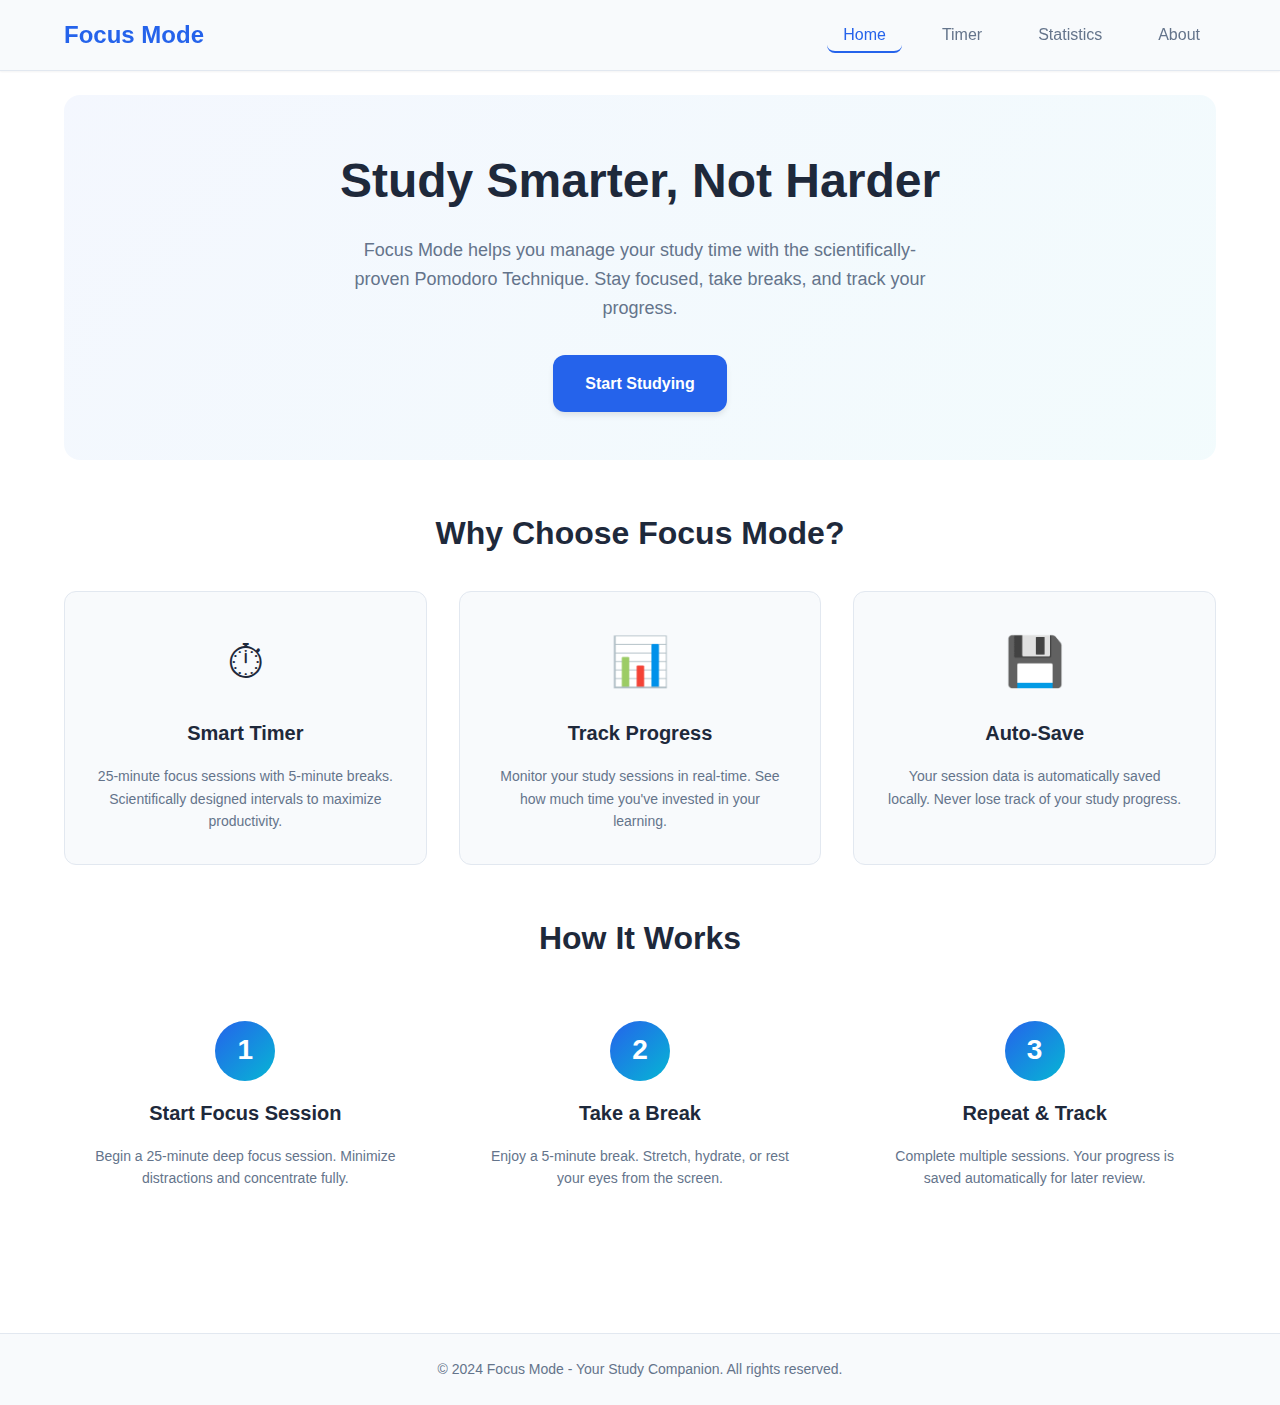
<file: index.html>
<!DOCTYPE html>
<html lang="en">
<head>
    <meta charset="UTF-8">
    <meta name="viewport" content="width=device-width, initial-scale=1.0">
    <title>Focus Mode - Study Companion</title>
    <link rel="stylesheet" href="styles.css">
</head>
<body>
    <header class="header">
        <nav class="navbar">
            <h1 class="logo">Focus Mode</h1>
            <ul class="nav-links">
                <li><a href="index.html" class="nav-link active">Home</a></li>
                <li><a href="timer.html" class="nav-link">Timer</a></li>
                <li><a href="statistics.html" class="nav-link">Statistics</a></li>
                <li><a href="aboutus.html" class="nav-link">About</a></li>
            </ul>
        </nav>
    </header>

    <main class="container">
        <section class="hero">
            <h2>Study Smarter, Not Harder</h2>
            <p>Focus Mode helps you manage your study time with the scientifically-proven Pomodoro Technique. Stay focused, take breaks, and track your progress.</p>
            <a href="timer.html" class="cta-button">Start Studying</a>
        </section>

        <section class="features">
            <h3>Why Choose Focus Mode?</h3>
            <div class="features-grid">
                <article class="feature-card">
                    <div class="feature-icon">⏱</div>
                    <h4>Smart Timer</h4>
                    <p>25-minute focus sessions with 5-minute breaks. Scientifically designed intervals to maximize productivity.</p>
                </article>
                <article class="feature-card">
                    <div class="feature-icon">📊</div>
                    <h4>Track Progress</h4>
                    <p>Monitor your study sessions in real-time. See how much time you've invested in your learning.</p>
                </article>
                <article class="feature-card">
                    <div class="feature-icon">💾</div>
                    <h4>Auto-Save</h4>
                    <p>Your session data is automatically saved locally. Never lose track of your study progress.</p>
                </article>
            </div>
        </section>

        <section class="how-it-works">
            <h3>How It Works</h3>
            <div class="steps">
                <div class="step">
                    <span class="step-number">1</span>
                    <h4>Start Focus Session</h4>
                    <p>Begin a 25-minute deep focus session. Minimize distractions and concentrate fully.</p>
                </div>
                <div class="step">
                    <span class="step-number">2</span>
                    <h4>Take a Break</h4>
                    <p>Enjoy a 5-minute break. Stretch, hydrate, or rest your eyes from the screen.</p>
                </div>
                <div class="step">
                    <span class="step-number">3</span>
                    <h4>Repeat & Track</h4>
                    <p>Complete multiple sessions. Your progress is saved automatically for later review.</p>
                </div>
            </div>
        </section>
    </main>

    <footer class="footer">
        <p>&copy; 2024 Focus Mode - Your Study Companion. All rights reserved.</p>
    </footer>
</body>
</html>
</file>
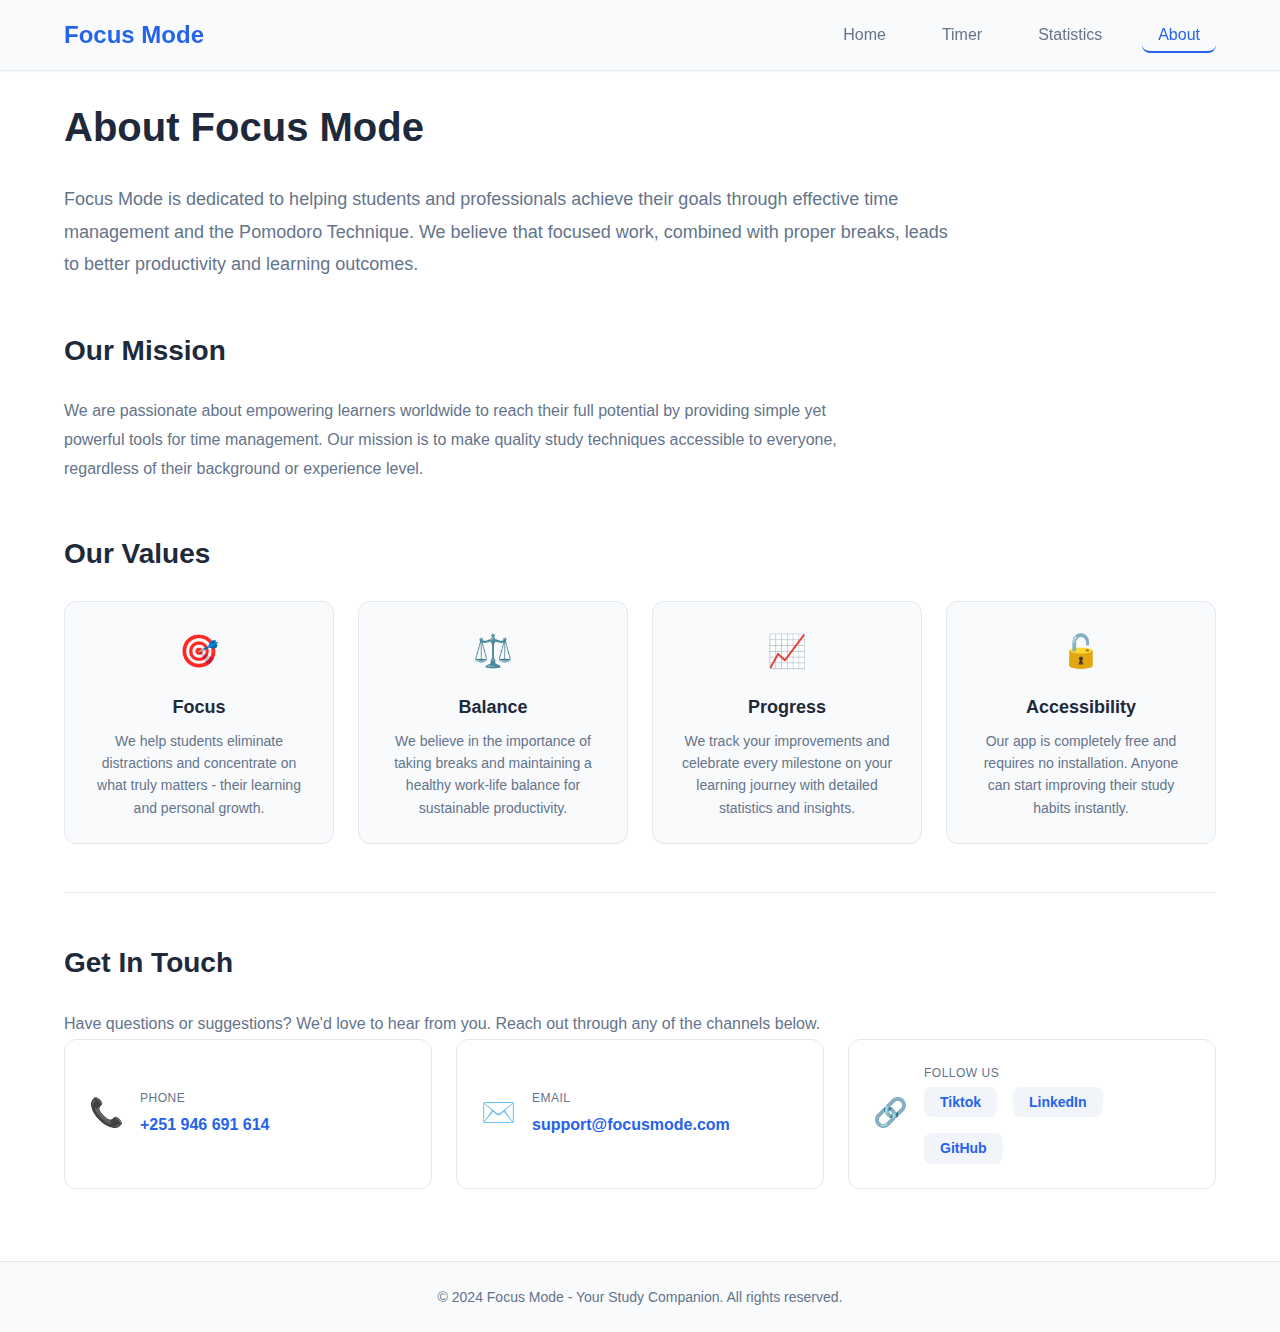
<file: aboutus.html>
<!DOCTYPE html>
<html lang="en">
<head>
    <meta charset="UTF-8">
    <meta name="viewport" content="width=device-width, initial-scale=1.0">
    <title>About Us - Focus Mode Study Companion</title>
    <link rel="stylesheet" href="styles.css">
</head>
<body>
    <header class="header">
        <nav class="navbar">
            <h1 class="logo">Focus Mode</h1>
            <ul class="nav-links">
                <li><a href="index.html" class="nav-link">Home</a></li>
                <li><a href="timer.html" class="nav-link">Timer</a></li>
                <li><a href="statistics.html" class="nav-link">Statistics</a></li>
                <li><a href="aboutus.html" class="nav-link active">About</a></li>
            </ul>
        </nav>
    </header>

    <main class="container">
        <section class="about-us-page">
            <h2>About Focus Mode</h2>
            <p class="intro-text">Focus Mode is dedicated to helping students and professionals achieve their goals through effective time management and the Pomodoro Technique. We believe that focused work, combined with proper breaks, leads to better productivity and learning outcomes.</p>
            
            <section class="mission-section">
                <h3>Our Mission</h3>
                <p>We are passionate about empowering learners worldwide to reach their full potential by providing simple yet powerful tools for time management. Our mission is to make quality study techniques accessible to everyone, regardless of their background or experience level.</p>
            </section>

            <section class="values-section">
                <h3>Our Values</h3>
                <div class="values-grid">
                    <article class="value-card">
                        <div class="value-icon">🎯</div>
                        <h4>Focus</h4>
                        <p>We help students eliminate distractions and concentrate on what truly matters - their learning and personal growth.</p>
                    </article>
                    <article class="value-card">
                        <div class="value-icon">⚖️</div>
                        <h4>Balance</h4>
                        <p>We believe in the importance of taking breaks and maintaining a healthy work-life balance for sustainable productivity.</p>
                    </article>
                    <article class="value-card">
                        <div class="value-icon">📈</div>
                        <h4>Progress</h4>
                        <p>We track your improvements and celebrate every milestone on your learning journey with detailed statistics and insights.</p>
                    </article>
                    <article class="value-card">
                        <div class="value-icon">🔓</div>
                        <h4>Accessibility</h4>
                        <p>Our app is completely free and requires no installation. Anyone can start improving their study habits instantly.</p>
                    </article>
                </div>
            </section>

            <section class="contact-section">
                <h3>Get In Touch</h3>
                <p>Have questions or suggestions? We'd love to hear from you. Reach out through any of the channels below.</p>
                <div class="contact-info">
                    <div class="contact-item">
                        <span class="contact-icon">📞</span>
                        <div>
                            <p class="contact-label">Phone</p>
                            <a href="tel:+251946691614">+251 946 691 614</a>
                        </div>
                    </div>
                    <div class="contact-item">
                        <span class="contact-icon">✉️</span>
                        <div>
                            <p class="contact-label">Email</p>
                            <a href="mailto:support@focusmode.com">support@focusmode.com</a>
                        </div>
                    </div>
                    <div class="contact-item">
                        <span class="contact-icon">🔗</span>
                        <div>
                            <p class="contact-label">Follow Us</p>
                            <div class="social-links">
                                <a href="#" class="social-link">Tiktok</a>
                                <a href="#" class="social-link">LinkedIn</a>
                                <a href="#" class="social-link">GitHub</a>
                            </div>
                        </div>
                    </div>
                </div>
            </section>
        </section>
    </main>

    <footer class="footer">
        <p>&copy; 2024 Focus Mode - Your Study Companion. All rights reserved.</p>
    </footer>
</body>
</html>
</file>
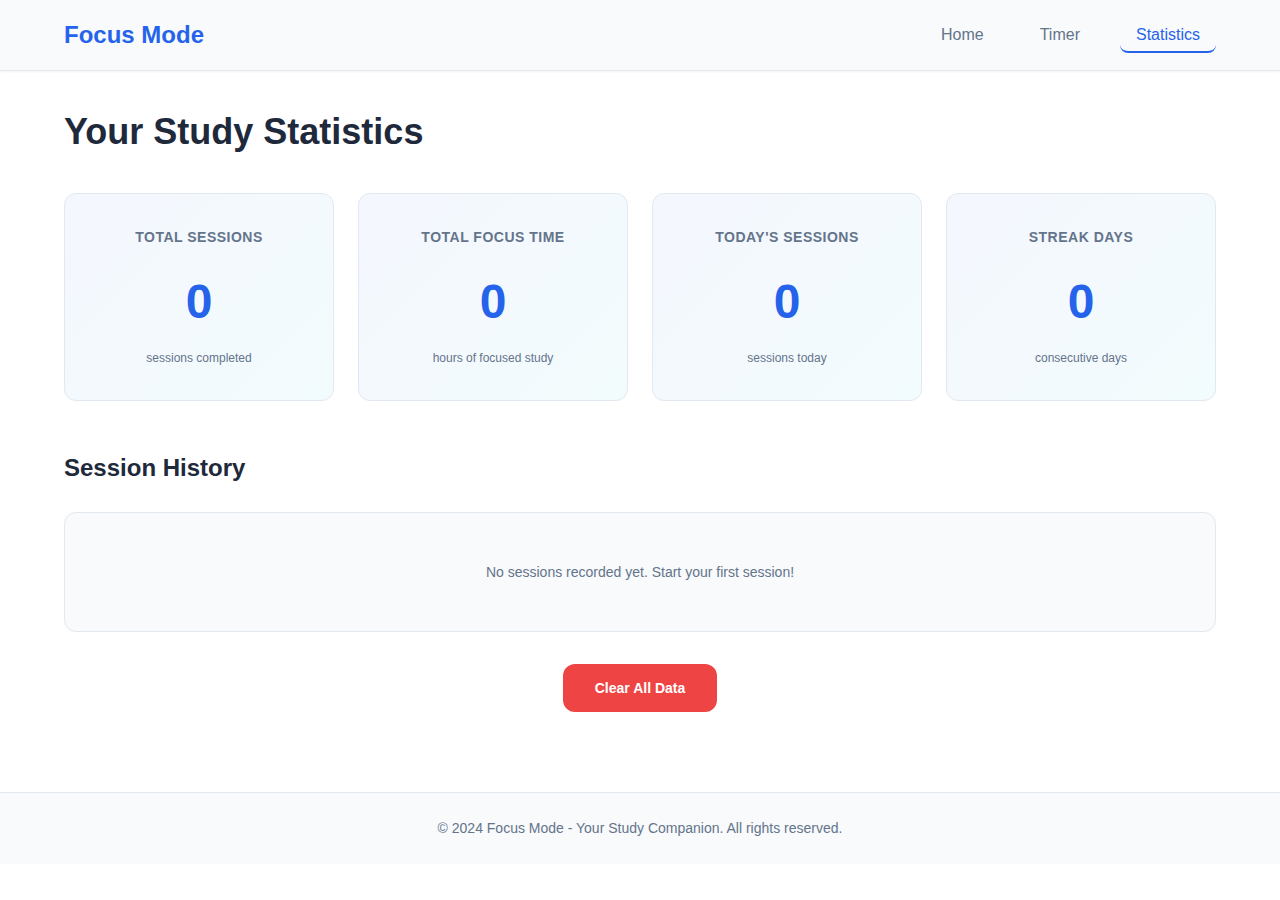
<file: statistics.html>
<!DOCTYPE html>
<html lang="en">
<head>
    <meta charset="UTF-8">
    <meta name="viewport" content="width=device-width, initial-scale=1.0">
    <title>Statistics - Focus Mode</title>
    <link rel="stylesheet" href="styles.css">
</head>
<body>
    <header class="header">
        <nav class="navbar">
            <h1 class="logo">Focus Mode</h1>
            <ul class="nav-links">
                <li><a href="index.html" class="nav-link">Home</a></li>
                <li><a href="timer.html" class="nav-link">Timer</a></li>
                <li><a href="statistics.html" class="nav-link active">Statistics</a></li>
            </ul>
        </nav>
    </header>

    <main class="container stats-container">
        <section class="stats-section">
            <h2>Your Study Statistics</h2>

            <div class="stats-grid">
                <article class="stat-card">
                    <h3>Total Sessions</h3>
                    <p class="stat-value" id="totalSessions">0</p>
                    <p class="stat-label">sessions completed</p>
                </article>
                <article class="stat-card">
                    <h3>Total Focus Time</h3>
                    <p class="stat-value" id="totalFocusTime">0h</p>
                    <p class="stat-label">hours of focused study</p>
                </article>
                <article class="stat-card">
                    <h3>Today's Sessions</h3>
                    <p class="stat-value" id="todaySessions">0</p>
                    <p class="stat-label">sessions today</p>
                </article>
                <article class="stat-card">
                    <h3>Streak Days</h3>
                    <p class="stat-value" id="streakDays">0</p>
                    <p class="stat-label">consecutive days</p>
                </article>
            </div>

            <section class="history-section">
                <h3>Session History</h3>
                <div class="session-list" id="sessionList">
                    <p class="empty-state">No sessions recorded yet. Start your first session!</p>
                </div>
            </section>

            <div class="actions">
                <button class="clear-btn" id="clearDataBtn">Clear All Data</button>
            </div>
        </section>
    </main>

    <footer class="footer">
        <p>&copy; 2024 Focus Mode - Your Study Companion. All rights reserved.</p>
    </footer>

    <script src="statistics.js"></script>
</body>
</html>
</file>
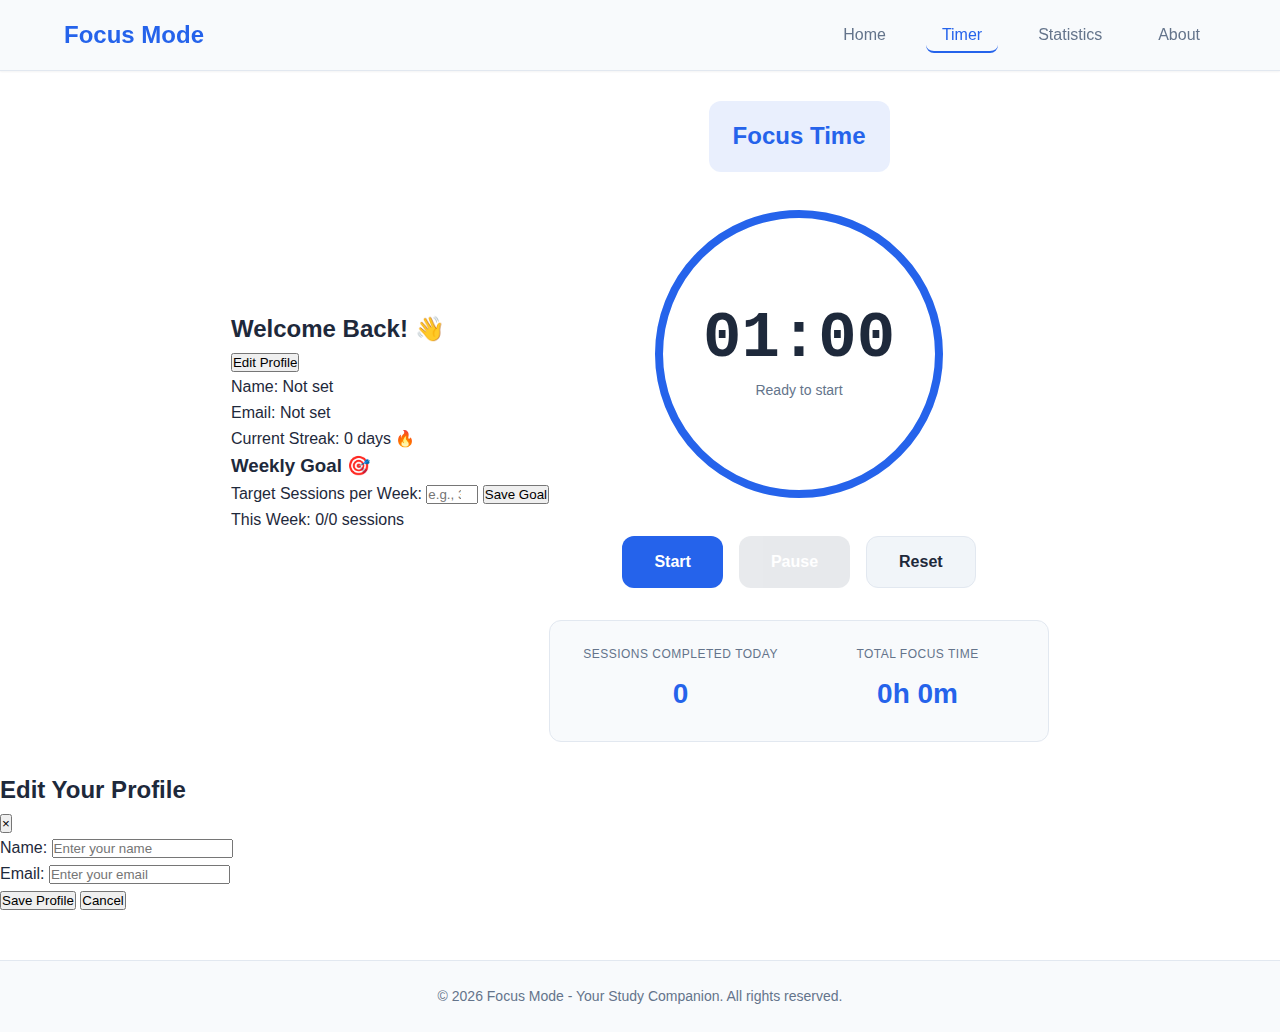
<file: timer.html>
<!DOCTYPE html>
<html lang="en">
<head>
    <meta charset="UTF-8">
    <meta name="viewport" content="width=device-width, initial-scale=1.0">
    <title>Timer - Focus Mode</title>
    <link rel="stylesheet" href="styles.css">
</head>
<body>
    <header class="header">
        <nav class="navbar">
            <h1 class="logo">Focus Mode</h1>
            <ul class="nav-links">
                <li><a href="index.html" class="nav-link">Home</a></li>
                <li><a href="timer.html" class="nav-link active">Timer</a></li>
                <li><a href="statistics.html" class="nav-link">Statistics</a></li>
                <li><a href="aboutus.html" class="nav-link">About</a></li>
            </ul>
        </nav>
    </header>

    <main class="container timer-container">
        <section class="user-profile-section">
            <div class="profile-card">
                <div class="profile-header">
                    <h2>Welcome Back! 👋</h2>
                    <button class="edit-profile-btn" id="editProfileBtn">Edit Profile</button>
                </div>
                <div class="profile-info">
                    <div class="profile-item">
                        <span class="label">Name:</span>
                        <span class="value" id="userName">Not set</span>
                    </div>
                    <div class="profile-item">
                        <span class="label">Email:</span>
                        <span class="value" id="userEmail">Not set</span>
                    </div>
                    <div class="profile-item">
                        <span class="label">Current Streak:</span>
                        <span class="value streak" id="currentStreak">0 days 🔥</span>
                    </div>
                </div>
            </div>

            <div class="goal-card">
                <h3>Weekly Goal 🎯</h3>
                <div class="goal-content">
                    <div class="goal-input-group">
                        <label>Target Sessions per Week:</label>
                        <input type="number" id="weeklyGoal" min="1" max="70" placeholder="e.g., 35">
                        <button class="save-goal-btn" id="saveGoalBtn">Save Goal</button>
                    </div>
                    <div class="goal-progress">
                        <p class="goal-text">This Week: <span id="thisWeekSessions">0</span>/<span id="goalDisplay">0</span> sessions</p>
                        <div class="progress-bar">
                            <div class="progress-fill" id="goalProgressFill"></div>
                        </div>
                    </div>
                </div>
            </div>
        </section>

        <section class="timer-section">
            <div class="mode-display">
                <p class="mode-label" id="modeLabel">Focus Time</p>
            </div>

            <div class="timer-display">
                <div class="circular-timer">
                    <svg class="progress-ring" width="300" height="300">
                        <circle class="progress-ring-bg" cx="150" cy="150" r="140" />
                        <circle class="progress-ring-circle" cx="150" cy="150" r="140" id="progressCircle" />
                    </svg>
                    <div class="timer-text">
                        <div class="time" id="timerDisplay">60:00</div>
                        <p class="timer-status" id="timerStatus">Ready to start</p>
                    </div>
                </div>
            </div>

            <div class="timer-controls">
                <button class="control-btn start-btn" id="startBtn">Start</button>
                <button class="control-btn pause-btn" id="pauseBtn" disabled>Pause</button>
                <button class="control-btn reset-btn" id="resetBtn">Reset</button>
            </div>

            <div class="session-info">
                <div class="info-item">
                    <label>Sessions Completed Today</label>
                    <p class="info-value" id="sessionsCount">0</p>
                </div>
                <div class="info-item">
                    <label>Total Focus Time</label>
                    <p class="info-value" id="totalTime">0h 0m</p>
                </div>
            </div>
        </section>
    </main>

    <!-- Profile Modal -->
    <div class="modal" id="profileModal" class="">
        <div class="modal-content">
            <div class="modal-header">
                <h2>Edit Your Profile</h2>
                <button class="close-btn" id="closeModalBtn">&times;</button>
            </div>
            <form id="profileForm" class="profile-form">
                <div class="form-group">
                    <label for="inputName">Name:</label>
                    <input type="text" id="inputName" placeholder="Enter your name" required>
                </div>
                <div class="form-group">
                    <label for="inputEmail">Email:</label>
                    <input type="email" id="inputEmail" placeholder="Enter your email" required>
                </div>
                <div class="form-actions">
                    <button type="submit" class="btn-primary">Save Profile</button>
                    <button type="button" class="btn-secondary" id="cancelModalBtn">Cancel</button>
                </div>
            </form>
        </div>
    </div>

    <footer class="footer">
        <p>&copy; 2026 Focus Mode - Your Study Companion. All rights reserved.</p>
    </footer>

    <script src="timer.js"></script>
</body>
</html>
</file>
<file: styles.css>
:root {
    --primary-color: #2563eb;
    --primary-light: #3b82f6;
    --primary-dark: #1e40af;
    --accent-color: #06b6d4;
    --success-color: #10b981;
    --warning-color: #f59e0b;
    --danger-color: #ef4444;

    --bg-primary: #ffffff;
    --bg-secondary: #f8fafc;
    --bg-tertiary: #f1f5f9;
    --text-primary: #1e293b;
    --text-secondary: #64748b;
    --text-light: #94a3b8;
    --border-color: #e2e8f0;

  
    --focus-bg: #3b82f6;
    --focus-text: #ffffff;
    --break-bg: #10b981;
    --break-text: #ffffff;

 
    --spacing-xs: 4px;
    --spacing-sm: 8px;
    --spacing-md: 16px;
    --spacing-lg: 24px;
    --spacing-xl: 32px;
    --spacing-2xl: 48px;

 
    --radius-sm: 4px;
    --radius-md: 8px;
    --radius-lg: 12px;
    --radius-xl: 16px;

    --font-family: -apple-system, BlinkMacSystemFont, 'Segoe UI', Roboto, 'Helvetica Neue', Arial, sans-serif;
    --font-weight-light: 300;
    --font-weight-normal: 400;
    --font-weight-medium: 500;
    --font-weight-semibold: 600;
    --font-weight-bold: 700;

    --shadow-sm: 0 1px 2px 0 rgba(0, 0, 0, 0.05);
    --shadow-md: 0 4px 6px -1px rgba(0, 0, 0, 0.1);
    --shadow-lg: 0 10px 15px -3px rgba(0, 0, 0, 0.1);

    --transition-fast: 150ms ease-in-out;
    --transition-normal: 300ms ease-in-out;
    --transition-slow: 500ms ease-in-out;
}

* {
    margin: 0;
    padding: 0;
    box-sizing: border-box;
}

html {
    scroll-behavior: smooth;
}

body {
    font-family: var(--font-family);
    background-color: var(--bg-primary);
    color: var(--text-primary);
    line-height: 1.6;
    -webkit-font-smoothing: antialiased;
    -moz-osx-font-smoothing: grayscale;
}

.header {
    background-color: var(--bg-secondary);
    border-bottom: 1px solid var(--border-color);
    position: sticky;
    top: 0;
    z-index: 100;
    box-shadow: var(--shadow-sm);
}

.navbar {
    display: flex;
    justify-content: space-between;
    align-items: center;
    max-width: 1200px;
    margin: 0 auto;
    padding: var(--spacing-md) var(--spacing-lg);
    gap: var(--spacing-lg);
}

.logo {
    font-size: 24px;
    font-weight: var(--font-weight-bold);
    color: var(--primary-color);
}

.nav-links {
    display: flex;
    list-style: none;
    gap: var(--spacing-lg);
}

.nav-link {
    color: var(--text-secondary);
    text-decoration: none;
    font-weight: var(--font-weight-medium);
    padding: var(--spacing-sm) var(--spacing-md);
    border-radius: var(--radius-md);
    transition: all var(--transition-fast);
}

.nav-link:hover {
    color: var(--primary-color);
    background-color: rgba(37, 99, 235, 0.1);
}

.nav-link.active {
    color: var(--primary-color);
    border-bottom: 2px solid var(--primary-color);
}

.footer {
    background-color: var(--bg-secondary);
    border-top: 1px solid var(--border-color);
    text-align: center;
    padding: var(--spacing-lg) var(--spacing-md);
    color: var(--text-secondary);
    margin-top: var(--spacing-2xl);
    font-size: 14px;
}

.about-us {
    padding: var(--spacing-2xl) var(--spacing-lg);
    background-color: var(--bg-secondary);
    border-radius: var(--radius-xl);
    margin-bottom: var(--spacing-2xl);
}

.about-us h3,
.about-us-page h2 {
    font-weight: var(--font-weight-bold);
    margin-bottom: var(--spacing-lg);
    color: var(--text-primary);
}

.about-us h3 {
    font-size: 32px;
}

.about-us-page h2 {
    font-size: 40px;
}

.about-us > p,
.intro-text,
.mission-section p,
.contact-section > p {
    color: var(--text-secondary);
    line-height: 1.8;
}

.about-us > p {
    font-size: 16px;
    margin-bottom: var(--spacing-2xl);
    max-width: 800px;
}

.intro-text {
    font-size: 18px;
    margin-bottom: var(--spacing-2xl);
    max-width: 900px;
}

.mission-section,
.values-section {
    margin-bottom: var(--spacing-2xl);
}

.mission-section h3,
.values-section h3,
.contact-section h3 {
    font-size: 28px;
    font-weight: var(--font-weight-bold);
    margin-bottom: var(--spacing-lg);
    color: var(--text-primary);
}

.mission-section p {
    font-size: 16px;
    max-width: 800px;
}

.values-grid {
    display: grid;
    grid-template-columns: repeat(auto-fit, minmax(220px, 1fr));
    gap: var(--spacing-lg);
    margin-top: var(--spacing-lg);
}

.value-card,
.contact-item {
    background-color: var(--bg-secondary);
    border-radius: var(--radius-lg);
    border: 1px solid var(--border-color);
    transition: all var(--transition-normal);
}

.value-card {
    padding: var(--spacing-lg);
    text-align: center;
}

.value-card:hover,
.contact-item:hover {
    box-shadow: var(--shadow-md);
    border-color: var(--primary-color);
    transform: translateY(-2px);
}

.value-icon {
    font-size: 32px;
    margin-bottom: var(--spacing-md);
    display: block;
}

.value-card h4 {
    font-size: 18px;
    font-weight: var(--font-weight-semibold);
    margin-bottom: var(--spacing-sm);
    color: var(--text-primary);
}

.value-card p {
    font-size: 14px;
    color: var(--text-secondary);
    line-height: 1.6;
}

.contact-section {
    margin-top: var(--spacing-xl);
}

.about-us .contact-section {
    margin-top: var(--spacing-xl);
}

.about-us-page .contact-section {
    margin-top: var(--spacing-2xl);
    padding-top: var(--spacing-2xl);
    border-top: 1px solid var(--border-color);
}

.contact-section h4 {
    font-size: 20px;
    font-weight: var(--font-weight-semibold);
    margin-bottom: var(--spacing-lg);
    color: var(--text-primary);
}

.contact-info {
    display: grid;
    grid-template-columns: repeat(auto-fit, minmax(250px, 1fr));
    gap: var(--spacing-lg);
}

.contact-item {
    display: flex;
    gap: var(--spacing-md);
    padding: var(--spacing-lg);
    background-color: var(--bg-primary);
}

.contact-icon {
    font-size: 28px;
    display: flex;
    align-items: center;
    flex-shrink: 0;
}

.contact-item > div {
    display: flex;
    flex-direction: column;
    justify-content: center;
}

.contact-label {
    font-size: 12px;
    color: var(--text-secondary);
    text-transform: uppercase;
    letter-spacing: 0.5px;
    margin-bottom: var(--spacing-xs);
}

.contact-item a {
    color: var(--primary-color);
    text-decoration: none;
    font-weight: var(--font-weight-semibold);
    transition: color var(--transition-fast);
}

.contact-item a:hover {
    color: var(--primary-dark);
}

.social-links {
    display: flex;
    gap: var(--spacing-md);
    flex-wrap: wrap;
}

.social-link {
    display: inline-block;
    padding: var(--spacing-xs) var(--spacing-md);
    background-color: var(--bg-tertiary);
    border-radius: var(--radius-md);
    color: var(--primary-color);
    text-decoration: none;
    font-size: 14px;
    font-weight: var(--font-weight-medium);
    transition: all var(--transition-fast);
}

.social-link:hover {
    background-color: var(--primary-color);
    color: white;
}

.container {
    max-width: 1200px;
    margin: 0 auto;
    padding: var(--spacing-lg);
}

.hero {
    text-align: center;
    padding: var(--spacing-2xl) var(--spacing-lg);
    background: linear-gradient(135deg, rgba(37, 99, 235, 0.05) 0%, rgba(6, 182, 212, 0.05) 100%);
    border-radius: var(--radius-xl);
    margin-bottom: var(--spacing-2xl);
}

.hero h2 {
    font-size: 48px;
    font-weight: var(--font-weight-bold);
    margin-bottom: var(--spacing-md);
    color: var(--text-primary);
}

.hero p {
    font-size: 18px;
    color: var(--text-secondary);
    margin-bottom: var(--spacing-xl);
    max-width: 600px;
    margin-left: auto;
    margin-right: auto;
}

.cta-button {
    display: inline-block;
    background-color: var(--primary-color);
    color: var(--focus-text);
    padding: var(--spacing-md) var(--spacing-xl);
    border: none;
    border-radius: var(--radius-lg);
    font-size: 16px;
    font-weight: var(--font-weight-semibold);
    cursor: pointer;
    text-decoration: none;
    transition: all var(--transition-fast);
    box-shadow: var(--shadow-md);
}

.cta-button:hover {
    background-color: var(--primary-dark);
    transform: translateY(-2px);
    box-shadow: var(--shadow-lg);
}

.features,
.how-it-works {
    margin-bottom: var(--spacing-2xl);
}

.features h3,
.how-it-works h3 {
    font-size: 32px;
    margin-bottom: var(--spacing-xl);
    text-align: center;
    color: var(--text-primary);
}

.features-grid,
.steps {
    display: grid;
    grid-template-columns: repeat(auto-fit, minmax(250px, 1fr));
    gap: var(--spacing-xl);
}

.feature-card {
    background-color: var(--bg-secondary);
    padding: var(--spacing-xl);
    border-radius: var(--radius-lg);
    border: 1px solid var(--border-color);
    transition: all var(--transition-normal);
    text-align: center;
}

.feature-card:hover {
    transform: translateY(-4px);
    box-shadow: var(--shadow-md);
    border-color: var(--primary-color);
}

.feature-icon {
    font-size: 48px;
    margin-bottom: var(--spacing-md);
}

.feature-card h4,
.step h4 {
    font-size: 20px;
    margin-bottom: var(--spacing-md);
    color: var(--text-primary);
}

.feature-card p,
.step p {
    color: var(--text-secondary);
    font-size: 14px;
    line-height: 1.6;
}

.step {
    text-align: center;
    padding: var(--spacing-lg);
}

.step-number {
    display: inline-flex;
    align-items: center;
    justify-content: center;
    width: 60px;
    height: 60px;
    background: linear-gradient(135deg, var(--primary-color), var(--accent-color));
    color: white;
    font-size: 28px;
    font-weight: var(--font-weight-bold);
    border-radius: 50%;
    margin-bottom: var(--spacing-md);
}

.timer-container {
    display: flex;
    align-items: center;
    justify-content: center;
    min-height: calc(100vh - 200px);
}

.timer-section {
    width: 100%;
    max-width: 500px;
    text-align: center;
}

.mode-display {
    margin-bottom: var(--spacing-xl);
}

.mode-label {
    font-size: 24px;
    font-weight: var(--font-weight-semibold);
    color: var(--primary-color);
    padding: var(--spacing-md) var(--spacing-lg);
    background-color: rgba(37, 99, 235, 0.1);
    border-radius: var(--radius-lg);
    display: inline-block;
}

.mode-label.break {
    background-color: rgba(16, 185, 129, 0.1);
    color: var(--success-color);
}

.timer-display {
    margin-bottom: var(--spacing-xl);
    display: flex;
    justify-content: center;
}

.circular-timer {
    position: relative;
    width: 300px;
    height: 300px;
}

.progress-ring {
    transform: rotate(-90deg);
    width: 100%;
    height: 100%;
}

.progress-ring-bg,
.progress-ring-circle {
    fill: none;
    stroke-width: 8;
    stroke-linecap: round;
}

.progress-ring-bg {
    stroke: var(--bg-tertiary);
}

.progress-ring-circle {
    stroke: var(--primary-color);
    stroke-dasharray: 879.645;
    stroke-dashoffset: 0;
    transition: stroke-dashoffset var(--transition-fast);
}

.progress-ring-circle.break {
    stroke: var(--success-color);
}

.timer-text {
    position: absolute;
    top: 50%;
    left: 50%;
    transform: translate(-50%, -50%);
    text-align: center;
}

.time {
    font-size: 64px;
    font-weight: var(--font-weight-bold);
    color: var(--text-primary);
    font-family: 'Monaco', 'Courier New', monospace;
    line-height: 1;
}

.timer-status {
    font-size: 14px;
    color: var(--text-secondary);
    margin-top: var(--spacing-sm);
}

.timer-controls {
    display: flex;
    gap: var(--spacing-md);
    justify-content: center;
    margin-bottom: var(--spacing-xl);
    flex-wrap: wrap;
}

.control-btn {
    padding: var(--spacing-md) var(--spacing-xl);
    border: none;
    border-radius: var(--radius-lg);
    font-size: 16px;
    font-weight: var(--font-weight-semibold);
    cursor: pointer;
    transition: all var(--transition-fast);
    min-width: 100px;
}

.start-btn {
    background-color: var(--primary-color);
    color: white;
}

.start-btn:hover:not(:disabled),
.pause-btn:hover:not(:disabled) {
    transform: translateY(-2px);
    box-shadow: var(--shadow-md);
}

.start-btn:hover:not(:disabled) {
    background-color: var(--primary-dark);
}

.start-btn:disabled,
.pause-btn:disabled {
    opacity: 0.5;
    cursor: not-allowed;
}

.pause-btn {
    background-color: var(--warning-color);
    color: white;
}

.pause-btn:hover:not(:disabled) {
    background-color: #d97706;
}

.pause-btn:disabled {
    background-color: #d1d5db;
}

.reset-btn {
    background-color: var(--bg-tertiary);
    color: var(--text-primary);
    border: 1px solid var(--border-color);
}

.reset-btn:hover {
    background-color: var(--border-color);
    transform: translateY(-2px);
    box-shadow: var(--shadow-md);
}

.session-info {
    display: grid;
    grid-template-columns: 1fr 1fr;
    gap: var(--spacing-lg);
    margin-top: var(--spacing-xl);
    padding: var(--spacing-lg);
    background-color: var(--bg-secondary);
    border-radius: var(--radius-lg);
    border: 1px solid var(--border-color);
}

.info-item {
    text-align: center;
}

.info-item label {
    display: block;
    font-size: 12px;
    color: var(--text-secondary);
    text-transform: uppercase;
    letter-spacing: 0.5px;
    margin-bottom: var(--spacing-sm);
}

.info-value {
    font-size: 28px;
    font-weight: var(--font-weight-bold);
    color: var(--primary-color);
}

.stats-container {
    padding: var(--spacing-xl) var(--spacing-lg);
}

.stats-section h2 {
    font-size: 36px;
    margin-bottom: var(--spacing-xl);
    color: var(--text-primary);
}

.stats-grid {
    display: grid;
    grid-template-columns: repeat(auto-fit, minmax(250px, 1fr));
    gap: var(--spacing-lg);
    margin-bottom: var(--spacing-2xl);
}

.stat-card {
    background: linear-gradient(135deg, rgba(37, 99, 235, 0.05) 0%, rgba(6, 182, 212, 0.05) 100%);
    padding: var(--spacing-xl);
    border-radius: var(--radius-lg);
    border: 1px solid var(--border-color);
    text-align: center;
    transition: all var(--transition-normal);
}

.stat-card:hover {
    transform: translateY(-4px);
    box-shadow: var(--shadow-md);
    border-color: var(--primary-color);
}

.stat-card h3 {
    font-size: 14px;
    color: var(--text-secondary);
    text-transform: uppercase;
    letter-spacing: 0.5px;
    margin-bottom: var(--spacing-md);
    font-weight: var(--font-weight-semibold);
}

.stat-value {
    font-size: 48px;
    font-weight: var(--font-weight-bold);
    color: var(--primary-color);
    margin-bottom: var(--spacing-sm);
}

.stat-label {
    font-size: 12px;
    color: var(--text-secondary);
}

.history-section {
    margin-bottom: var(--spacing-xl);
}

.history-section h3 {
    font-size: 24px;
    margin-bottom: var(--spacing-lg);
    color: var(--text-primary);
}

.session-list {
    background-color: var(--bg-secondary);
    border-radius: var(--radius-lg);
    border: 1px solid var(--border-color);
    max-height: 400px;
    overflow-y: auto;
}

.session-item {
    padding: var(--spacing-lg);
    border-bottom: 1px solid var(--border-color);
    display: flex;
    justify-content: space-between;
    align-items: center;
    transition: background-color var(--transition-fast);
}

.session-item:last-child {
    border-bottom: none;
}

.session-item:hover {
    background-color: var(--bg-tertiary);
}

.session-item-content h4 {
    font-size: 16px;
    margin-bottom: var(--spacing-xs);
    color: var(--text-primary);
}

.session-item-content p {
    font-size: 12px;
    color: var(--text-secondary);
}

.session-item-time {
    font-size: 14px;
    font-weight: var(--font-weight-semibold);
    color: var(--primary-color);
    background-color: rgba(37, 99, 235, 0.1);
    padding: var(--spacing-sm) var(--spacing-md);
    border-radius: var(--radius-md);
}

.empty-state {
    padding: var(--spacing-2xl) var(--spacing-lg);
    text-align: center;
    color: var(--text-secondary);
    font-size: 14px;
}

.actions {
    display: flex;
    justify-content: center;
    gap: var(--spacing-lg);
    margin-top: var(--spacing-xl);
}

.clear-btn {
    padding: var(--spacing-md) var(--spacing-xl);
    background-color: var(--danger-color);
    color: white;
    border: none;
    border-radius: var(--radius-lg);
    font-size: 14px;
    font-weight: var(--font-weight-semibold);
    cursor: pointer;
    transition: all var(--transition-fast);
}

.clear-btn:hover {
    background-color: #dc2626;
    transform: translateY(-2px);
    box-shadow: var(--shadow-md);
}

@media (max-width: 768px) {
    .navbar {
        flex-direction: column;
        gap: var(--spacing-md);
        padding: var(--spacing-md);
    }

    .nav-links {
        flex-direction: column;
        width: 100%;
        text-align: center;
        gap: var(--spacing-md);
    }

    .nav-link {
        display: block;
        width: 100%;
    }

    .hero h2,
    .about-us-page h2 {
        font-size: 32px;
    }

    .hero p,
    .intro-text {
        font-size: 16px;
    }

    .mission-section h3,
    .values-section h3,
    .contact-section h3,
    .features h3,
    .how-it-works h3,
    .stats-section h2 {
        font-size: 28px;
    }

    .values-grid {
        grid-template-columns: repeat(auto-fit, minmax(150px, 1fr));
        gap: var(--spacing-md);
    }

    .value-card {
        padding: var(--spacing-md);
    }

    .contact-info {
        grid-template-columns: 1fr;
    }

    .contact-item {
        flex-direction: column;
        align-items: flex-start;
    }

    .circular-timer {
        width: 250px;
        height: 250px;
    }

    .progress-ring,
    .progress-ring-bg,
    .progress-ring-circle {
        width: 250px;
        height: 250px;
        cx: 125;
        cy: 125;
        r: 115;
    }

    .time {
        font-size: 48px;
    }

    .timer-controls {
        gap: var(--spacing-sm);
    }

    .session-info {
        grid-template-columns: 1fr;
    }

    .stats-grid {
        grid-template-columns: 1fr;
    }

    .stat-value {
        font-size: 36px;
    }
}

@media (max-width: 480px) {
    .about-us {
        padding: var(--spacing-lg) var(--spacing-md);
    }

    .about-us h3 {
        font-size: 24px;
    }

    .contact-section h4 {
        font-size: 18px;
    }

    .mode-label {
        font-size: 20px;
    }

    .circular-timer {
        width: 200px;
        height: 200px;
    }

    .progress-ring,
    .progress-ring-bg,
    .progress-ring-circle {
        width: 200px;
        height: 200px;
        cx: 100;
        cy: 100;
        r: 90;
    }

    .time {
        font-size: 40px;
    }

    .control-btn {
        min-width: 90px;
        padding: var(--spacing-sm) var(--spacing-md);
    }

    .cta-button {
        padding: var(--spacing-sm) var(--spacing-lg);
    }

    .stats-grid,
    .features-grid,
    .steps {
        grid-template-columns: 1fr;
        gap: var(--spacing-lg);
    }
}
</file>
